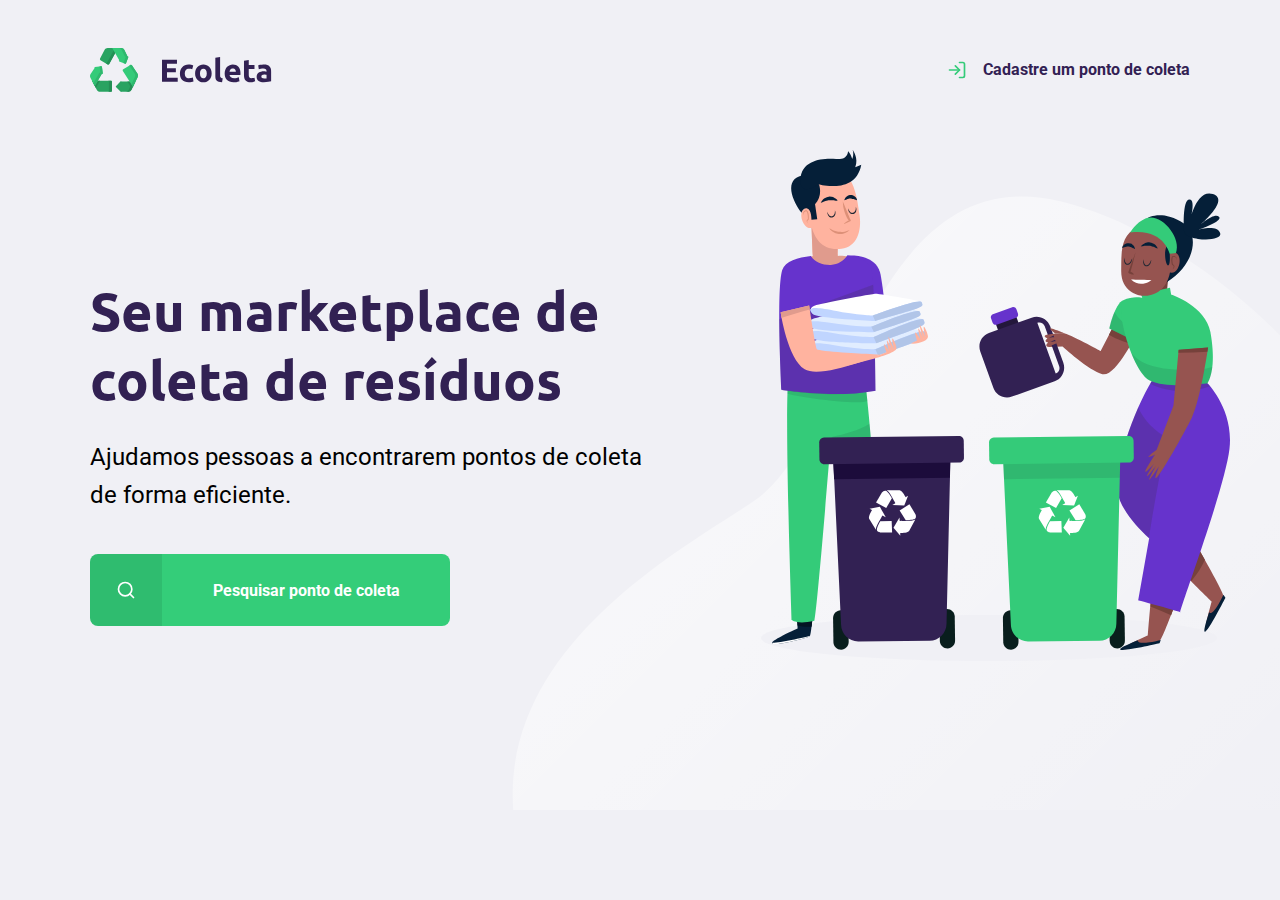
<file: index.html>
<!DOCTYPE html>
<html lang="pt_br">

<head>
    <meta charset="UTF-8">
    <meta name="viewport" content="width=device-width, initial-scale=1.0">
    <title>Ecoleta</title>

    <link href="https://fonts.googleapis.com/css2?family=Roboto&family=Ubuntu:wght@700&display=swap" rel="stylesheet">

    <link rel="stylesheet" href="styles/main.css">
    <link rel="stylesheet" href="styles/home.css">
    <link rel="stylesheet" href="styles/responsive.css">
</head>

<body>

    <div id="page-home">
        <div class="content">
            <header>
                <img src="/assets/logo.svg" alt="logomarca">

                <a href="http://google.com.br">
                    <span></span> Cadastre um ponto de coleta
                </a>
            </header>

            <main>

                <h1>Seu marketplace de coleta de resíduos</h1>

                <p>Ajudamos pessoas a encontrarem pontos de coleta de forma eficiente.</p>

                <a href="#">
                    <span></span> <strong>Pesquisar ponto de coleta
                </a>

            </main>



        </div>

    </div>



</body>

</html>
</file>
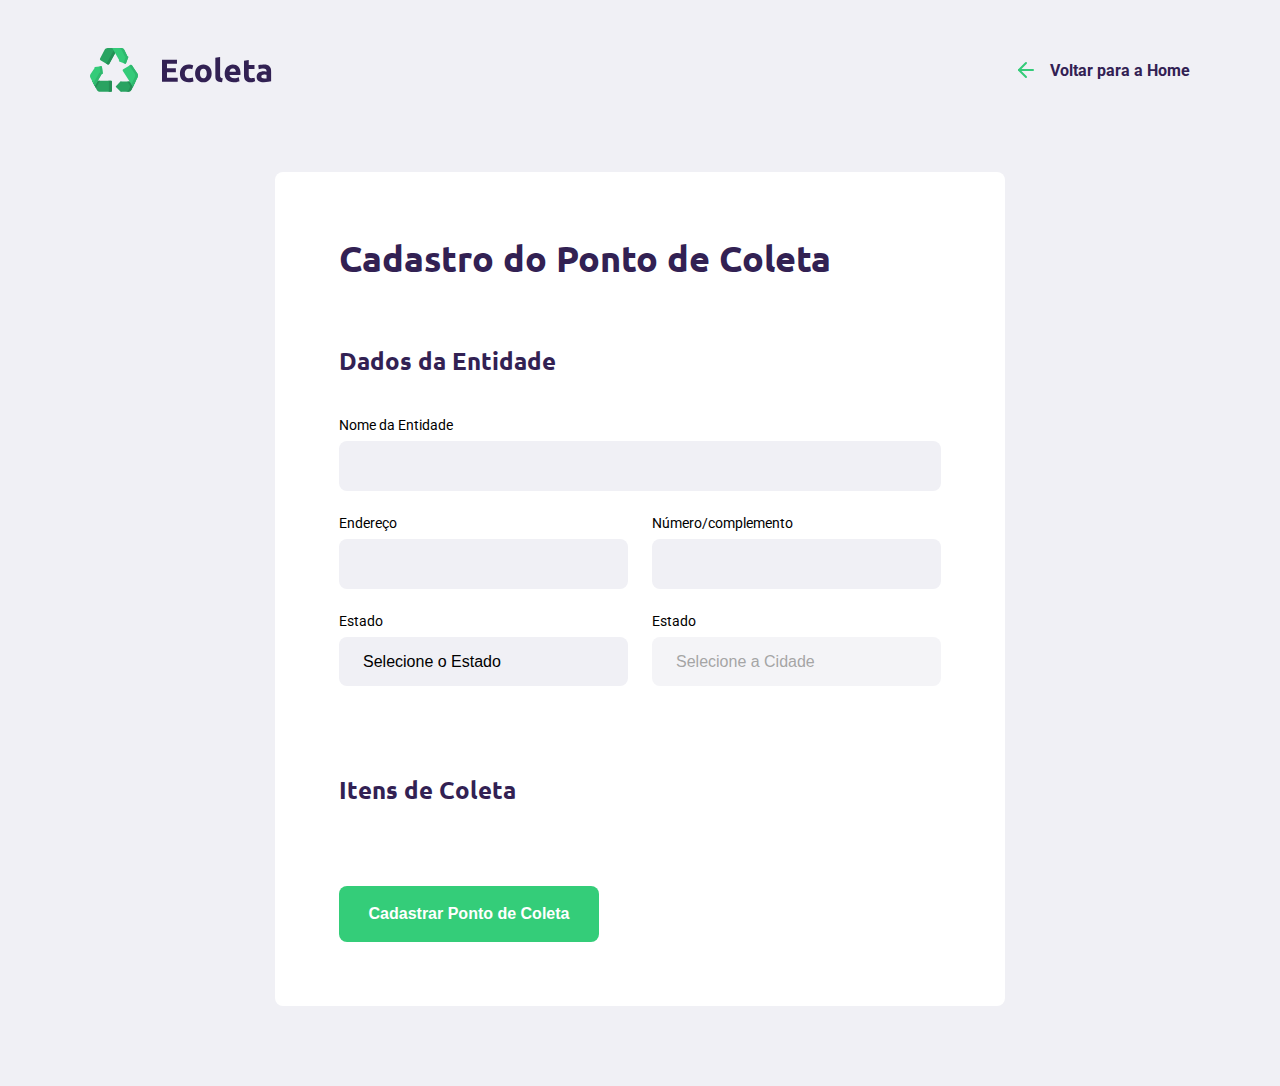
<file: create-point.html>
<!DOCTYPE html>
<html lang="pt_br">

<head>
    <meta charset="UTF-8">
    <meta name="viewport" content="width=device-width, initial-scale=1.0">
    <title>Criar um Ponto de Coleta</title>

    <link href="https://fonts.googleapis.com/css2?family=Roboto&family=Ubuntu:wght@700&display=swap" rel="stylesheet">

    <link rel="stylesheet" href="styles/main.css">
    <link rel="stylesheet" href="styles/create-point.css">
    <link rel="stylesheet" href="styles/responsive.css">
</head>

<body>

    <div id="page-create-point">
        <header>
            <img src="/assets/logo.svg" alt="logomarca">

            <a href="http://google.com.br">
                <span></span> Voltar para a Home
            </a>
        </header>

        <form action="">

            <h1>Cadastro do Ponto de Coleta</h1>

            <fieldset>
                <legend>
                    <h2>Dados da Entidade</h2>
                </legend>

                <div class="field">
                    <label for="name">Nome da Entidade</label>
                    <input type="text" name="name">

                    <div class="field-group">
                        <div class="field">
                            <label for="address">Endereço</label>
                            <input type="text" name="address">
                        </div>
                        <div class="field">
                            <label for="address2">Número/complemento</label>
                            <input type="text" name="address2">
                        </div>
                    </div>

                    <div class="field-group">
                        <div class="field">
                            <label for="state">Estado</label>
                            <select name="uf">
                                <option value="">Selecione o Estado</option>
                            </select>
                            <input type="hidden" name="state">
                        </div>
                        <div class="field">
                            <label for="state">Estado</label>
                            <select name="city" disabled>
                                <option value="">Selecione a Cidade</option>
                            </select>
                        </div>

                    </div>

            </fieldset>

            <fieldset>
                <legend>
                    <h2>Itens de Coleta</h2>
                </legend>
            </fieldset>

            <button type="submit">Cadastrar Ponto de Coleta</button>
        </form>

        </div>

        <script src="/scripts/create-point.js"></script>

</body>

</html>
</file>
<file: styles/main.css>
:root {
    --title-color: #322153;
    --primary-color: #34cd79;
}

* {
    margin: 0;
    padding: 0;
    box-sizing: border-box;
}

html {
    font-family: 'Roboto', sans-serif;
}

body {
    background: #f0f0f5;
    -webkit-font-smoothing: antialiased;
}

a {
    text-decoration: none;
}

h1,
h2,
h3,
h4,
h5,
h6 {
    color: var(--title-color);
    font-family: Ubuntu, sans-serif;
}


/* 
by André Taquari
*/
</file>
<file: styles/home.css>
#page-home {
    background: url('../assets/home-background.svg') no-repeat;
    height: 90vh;
    background-position: 40vw bottom;
}

#page-home header {
    display: flex;
    align-items: center;
    justify-content: space-between;
    margin-top: 48px;
}

#page-home .content {
    width: 90%;
    max-width: 1100px;
    margin: 0 auto;
    height: 100%;
    display: flex;
    flex-direction: column;
}

#page-home header a {
    display: flex;
    color: var(--title-color);
    font-weight: 700;
}

#page-home header a span {
    margin-right: 16px;
    display: flex;
    background-image: url('../assets/log-in.svg');
    width: 20px;
    height: 20px;
}

#page-home main {
    max-width: 560px;
    flex: 1;
    display: flex;
    flex-direction: column;
    justify-content: center;
}

#page-home main h1 {
    font-size: 54px;
}

#page-home main p {
    font-size: 24px;
    line-height: 38px;
    margin-top: 24px;
}

#page-home main a {
    width: 100%;
    height: 72px;
    max-width: 360px;
    border-radius: 8px;
    display: flex;
    align-items: center;
    margin-top: 40px;
    background-color: var(--primary-color);
    transition: 400ms;
}

#page-home main a:hover {
    background-color: #2fb86e;
}

#page-home main a span {
    width: 72px;
    height: 72px;
    border-top-left-radius: 8px;
    border-bottom-left-radius: 8px;
    background-color: rgba(0, 0, 0, 0.08);
    display: flex;
    align-items: center;
    justify-content: center;
}

#page-home main a span::after {
    content: "";
    background-image: url('../assets/search.svg');
    width: 20px;
    height: 20px;
}

#page-home main a strong {
    color: white;
    flex: 1;
    text-align: center;
}
</file>
<file: styles/responsive.css>
@media (max-width: 900px) {
    #page-home {
        background-position-x: 70vw;
    }
    #page-home .content {
        align-items: center;
        text-align: center;
    }
    #page-home header a {
        position: absolute;
        bottom: 20px;
        left: 50%;
        transform: translateX(-50%);
    }
    #page-home main {
        align-items: center;
    }
}

@media (max-height: 800px) {
    #page-home {
        height: 110vh;
    }
}

@media (min-width: 1700px) {
    #page-home {
        background-position-x: 40vw;
    }
}

@media (max-height: 760px) {
    #page-home {
        background-position-y: 200px;
    }
}
</file>
<file: styles/create-point.css>
#page-create-point {
    width: 90%;
    max-width: 1100px;
    /* alimento pelo lado de fora */
    margin: 0 auto;
}

#page-create-point header {
    margin-top: 48px;
    display: flex;
    justify-content: space-between;
    align-items: center;
}

#page-create-point header a {
    color: var(--title-color);
    font-weight: bold;
    display: flex;
    align-items: center;
}

#page-create-point header a span {
    margin-right: 16px;
    background-image: url('../assets/arrow-left.svg');
    display: flex;
    width: 20px;
    height: 24px;
}

form {
    background-color: white;
    margin: 80px auto;
    padding: 64px;
    border-radius: 8px;
    max-width: 730px;
}

form h1 {
    font-size: 36px;
}

form fieldset {
    margin-top: 64px;
    border: 0;
}

form legend {
    margin-bottom: 40px;
}

form legend h2 {
    font-size: 24px;
}

form .field {
    flex: 1;
    display: flex;
    flex-direction: column;
}

form .field-group {
    display: flex;
}

form input,
form select {
    background-color: #f0f0f5;
    border: 0;
    padding: 16px 24px;
    font-size: 16px;
    outline: none;
    border-radius: 8px;
    margin-bottom: 24px;
}

form select {
    -webkit-appearance: none;
    -moz-appearance: none;
    appearance: none;
}

form label {
    font-size: 14px;
    margin-bottom: 8px;
}

form .field-group .field+.field {
    margin-left: 24px;
}

form button {
    width: 260px;
    height: 56px;
    background-color: var(--primary-color);
    border-radius: 8px;
    color: white;
    font-weight: bold;
    font-size: 16px;
    border: 0;
    margin-top: 40px;
    transition: background-color 400ms;
}

form button:hover {
    background-color: #2fb86e;
}
</file>
